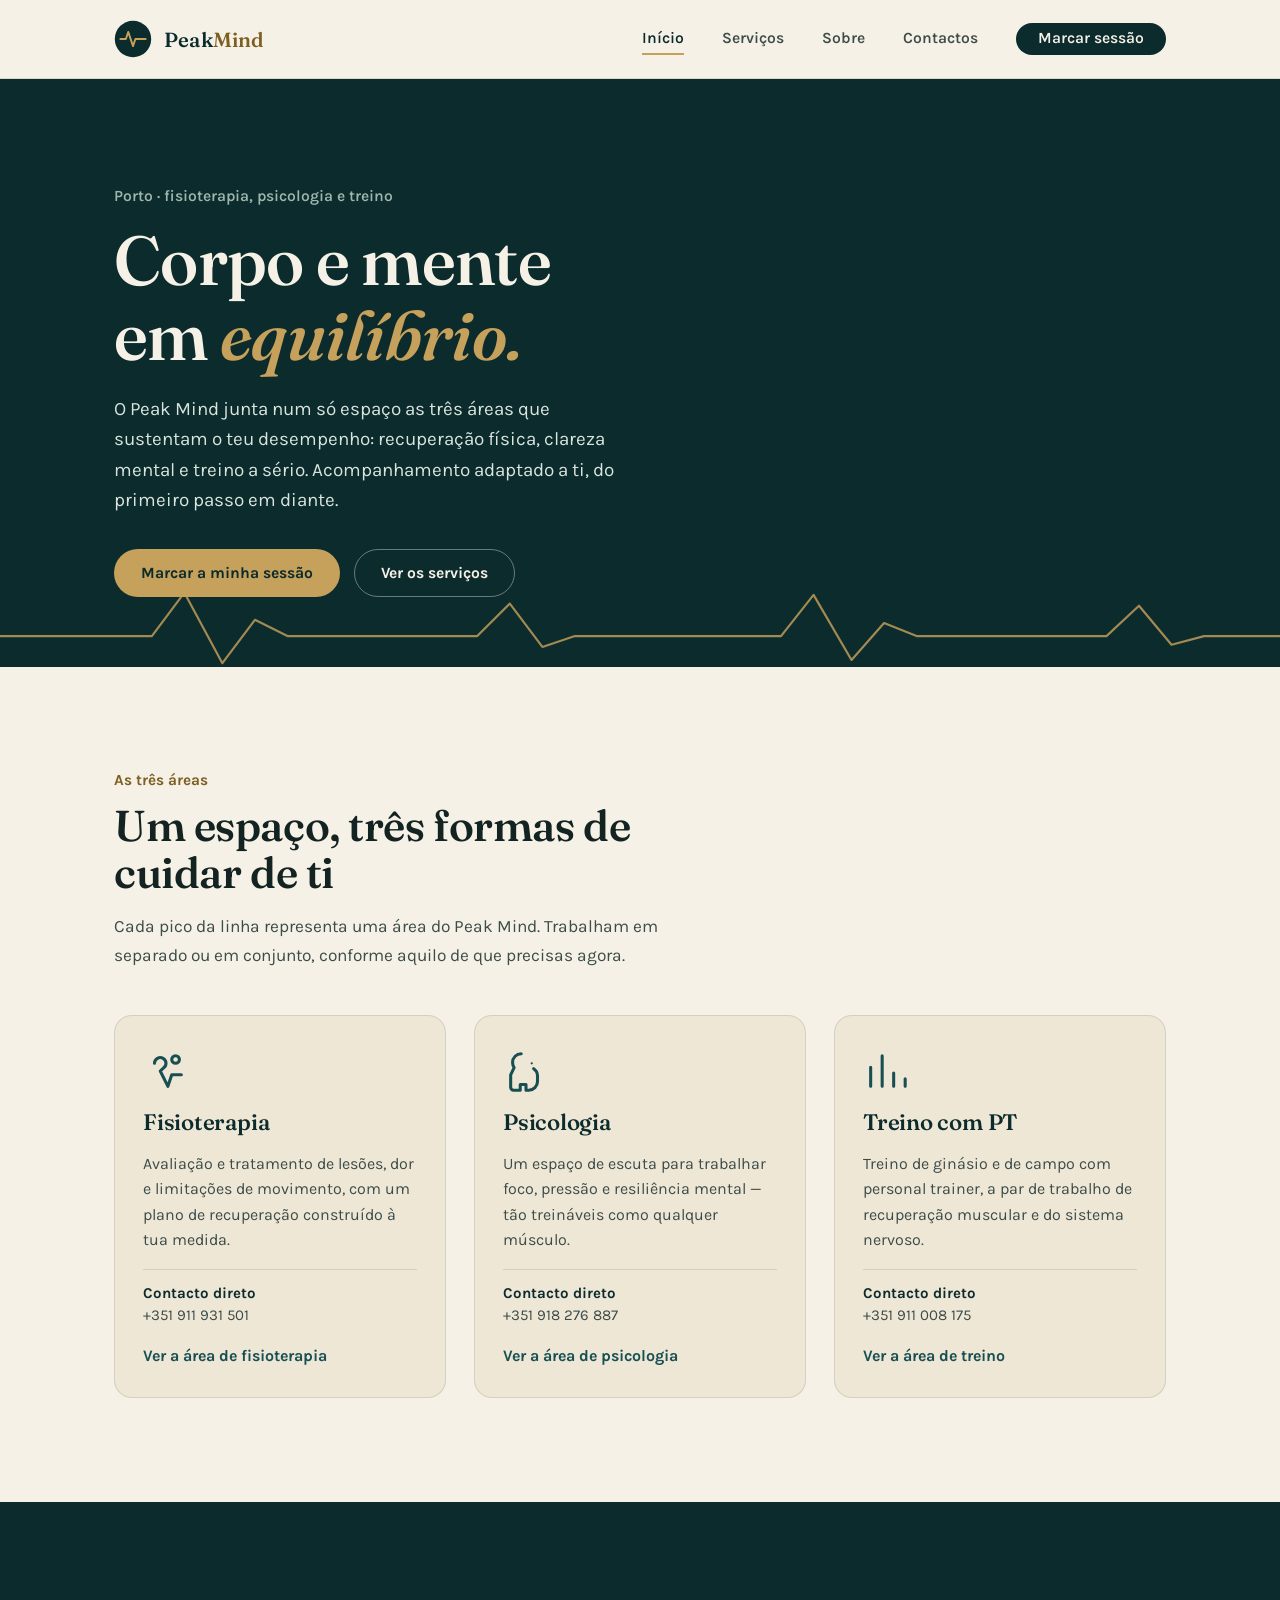
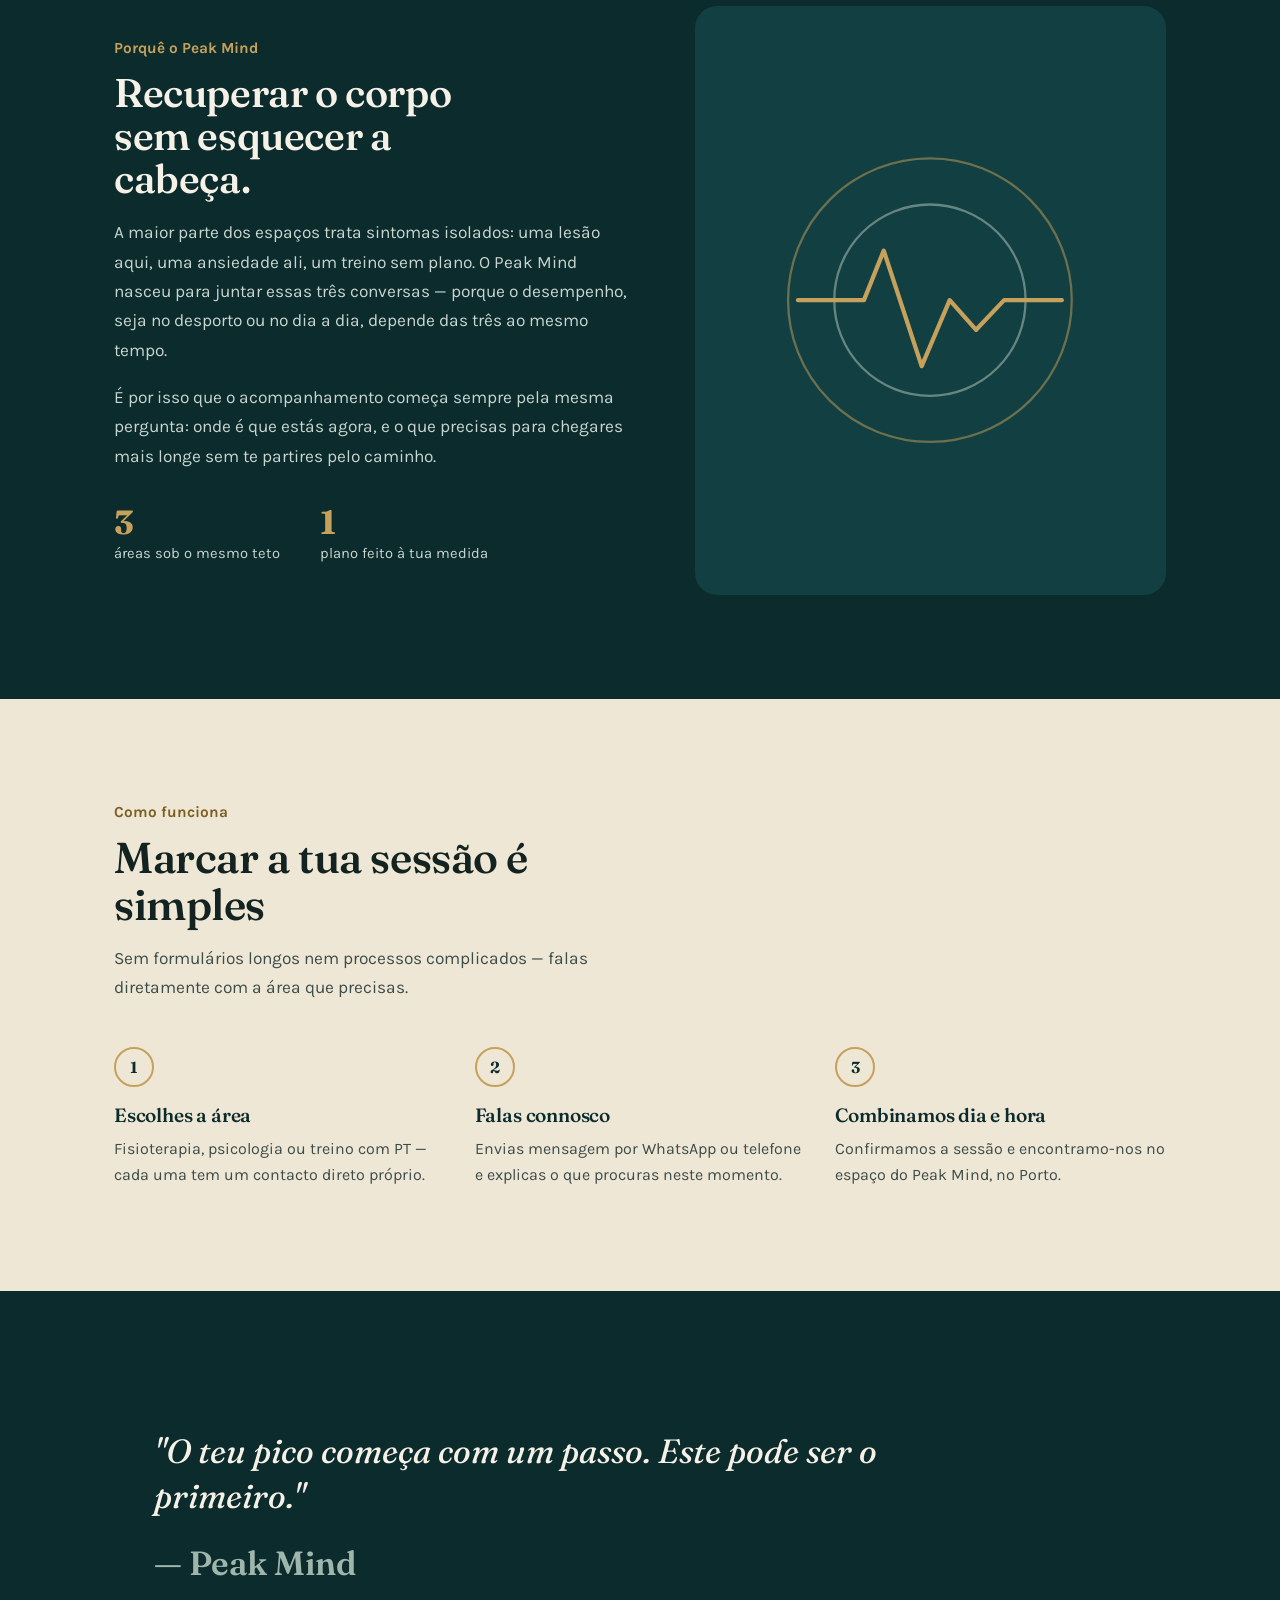
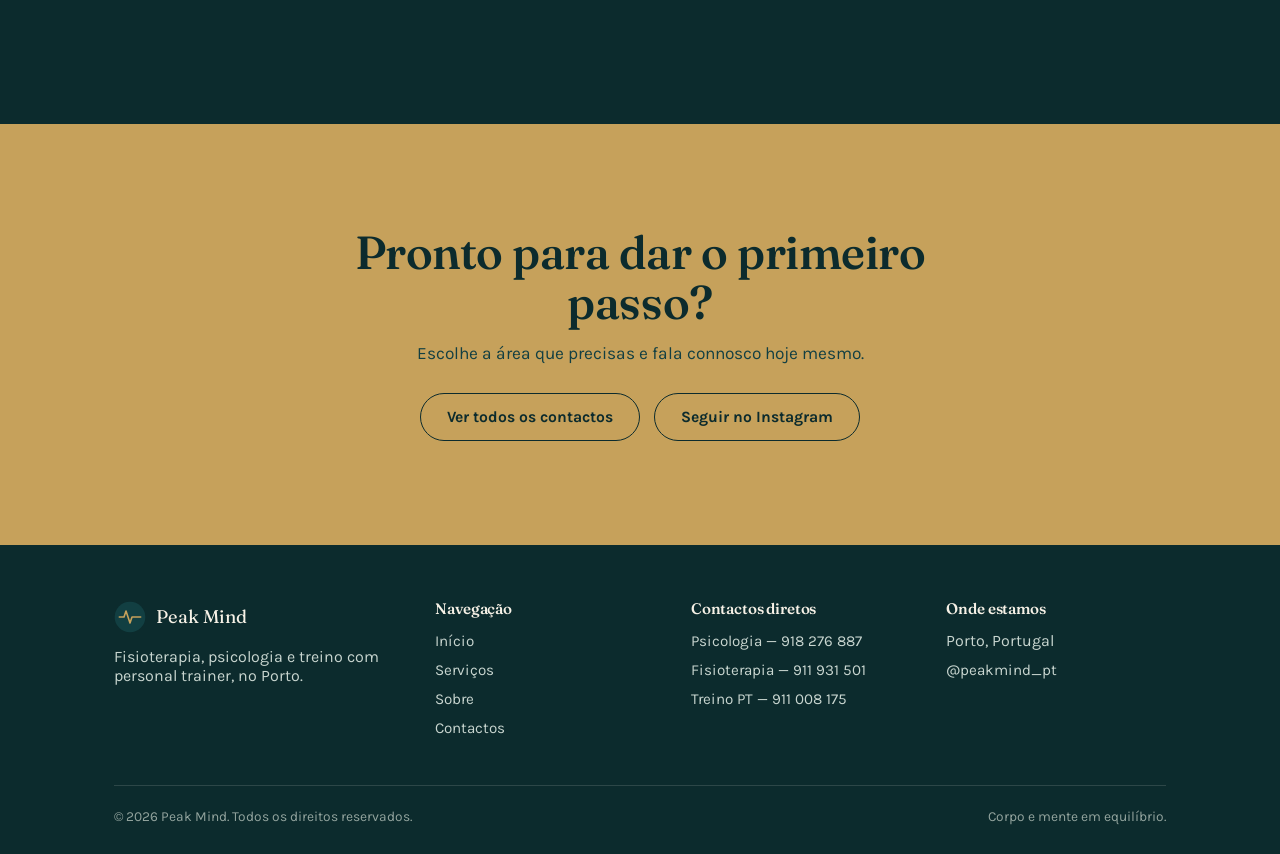
<file: index.html>
<!DOCTYPE html>
<html lang="pt-PT">
<head>
<meta charset="UTF-8">
<meta name="viewport" content="width=device-width, initial-scale=1.0">
<title>Peak Mind — Fisioterapia, Psicologia e Treino no Porto</title>
<meta name="description" content="Peak Mind é um espaço no Porto onde fisioterapia, psicologia e treino personalizado trabalham em conjunto para o teu equilíbrio entre corpo e mente.">
<link rel="stylesheet" href="styles.css">
</head>
<body>

<header class="topbar">
  <div class="wrap">
    <a href="index.html" class="brand">
      <svg class="brand-mark" viewBox="0 0 48 48" fill="none" xmlns="http://www.w3.org/2000/svg">
        <circle cx="24" cy="24" r="23" fill="#0c2b2d"/>
        <path d="M8 24H15L18 15L24 33L27 24H40" stroke="#c6a15b" stroke-width="2.4" stroke-linecap="round" stroke-linejoin="round" fill="none"/>
      </svg>
      <span class="brand-word">Peak<span>Mind</span></span>
    </a>
    <nav class="nav-links" id="navLinks">
      <a href="index.html" aria-current="page">Início</a>
      <a href="servicos.html">Serviços</a>
      <a href="sobre.html">Sobre</a>
      <a href="contactos.html">Contactos</a>
      <a href="contactos.html" class="nav-cta">Marcar sessão</a>
    </nav>
    <button class="nav-toggle" id="navToggle" aria-expanded="false" aria-controls="navLinks" aria-label="Abrir menu">
      <svg viewBox="0 0 24 24" fill="none" stroke="currentColor" stroke-width="2" stroke-linecap="round"><line x1="3" y1="6" x2="21" y2="6"/><line x1="3" y1="12" x2="21" y2="12"/><line x1="3" y1="18" x2="21" y2="18"/></svg>
    </button>
  </div>
</header>

<section class="hero">
  <div class="wrap">
    <span class="eyebrow">Porto · fisioterapia, psicologia e treino</span>
    <h1>Corpo e mente<br>em <em>equilíbrio.</em></h1>
    <p class="hero-lede">O Peak Mind junta num só espaço as três áreas que sustentam o teu desempenho: recuperação física, clareza mental e treino a sério. Acompanhamento adaptado a ti, do primeiro passo em diante.</p>
    <div class="hero-actions">
      <a href="contactos.html" class="btn btn-gold">Marcar a minha sessão</a>
      <a href="servicos.html" class="btn btn-outline">Ver os serviços</a>
    </div>
  </div>
  <svg class="pulse-hero" viewBox="0 0 1180 90" preserveAspectRatio="none" xmlns="http://www.w3.org/2000/svg" aria-hidden="true">
    <path class="pulse-line draw" d="M0 60 L140 60 L170 20 L205 85 L235 45 L265 60 L440 60 L470 30 L500 70 L530 60 L720 60 L750 22 L785 82 L815 48 L845 60 L1020 60 L1050 32 L1080 68 L1110 60 L1180 60"/>
  </svg>
</section>

<section class="areas">
  <div class="wrap">
    <div class="section-head">
      <span class="section-tag">As três áreas</span>
      <h2>Um espaço, três formas de cuidar de ti</h2>
      <p>Cada pico da linha representa uma área do Peak Mind. Trabalham em separado ou em conjunto, conforme aquilo de que precisas agora.</p>
    </div>

    <div class="area-grid">
      <article class="area-card">
        <svg class="icon" viewBox="0 0 24 24" fill="none" stroke="currentColor" stroke-width="1.6" stroke-linecap="round" stroke-linejoin="round"><path d="M6 8a3 3 0 1 1 4.5 2.6L9 12l4 8 2-6h5"/><circle cx="17" cy="6" r="2"/></svg>
        <h3>Fisioterapia</h3>
        <p>Avaliação e tratamento de lesões, dor e limitações de movimento, com um plano de recuperação construído à tua medida.</p>
        <div class="sub">
          <strong>Contacto direto</strong>
          +351 911 931 501
        </div>
        <a class="card-link" href="servicos.html#fisioterapia">Ver a área de fisioterapia</a>
      </article>

      <article class="area-card">
        <svg class="icon" viewBox="0 0 24 24" fill="none" stroke="currentColor" stroke-width="1.6" stroke-linecap="round" stroke-linejoin="round"><path d="M9.5 3a4.5 4.5 0 0 0-4.5 4.5c0 1 .3 1.9.8 2.7L4 14v6.5A1.5 1.5 0 0 0 5.5 22H9v-3h3v3h1.5a4.5 4.5 0 0 0 4.5-4.5v-3a4.5 4.5 0 0 0-2-3.7"/><circle cx="15" cy="8" r=".6" fill="currentColor" stroke="none"/></svg>
        <h3>Psicologia</h3>
        <p>Um espaço de escuta para trabalhar foco, pressão e resiliência mental — tão treináveis como qualquer músculo.</p>
        <div class="sub">
          <strong>Contacto direto</strong>
          +351 918 276 887
        </div>
        <a class="card-link" href="servicos.html#psicologia">Ver a área de psicologia</a>
      </article>

      <article class="area-card">
        <svg class="icon" viewBox="0 0 24 24" fill="none" stroke="currentColor" stroke-width="1.6" stroke-linecap="round" stroke-linejoin="round"><path d="M4 20V10M10 20V4M16 20v-7M22 20v-4"/></svg>
        <h3>Treino com PT</h3>
        <p>Treino de ginásio e de campo com personal trainer, a par de trabalho de recuperação muscular e do sistema nervoso.</p>
        <div class="sub">
          <strong>Contacto direto</strong>
          +351 911 008 175
        </div>
        <a class="card-link" href="servicos.html#treino">Ver a área de treino</a>
      </article>
    </div>
  </div>
</section>

<section class="on-teal">
  <div class="wrap split">
    <div>
      <span class="section-tag">Porquê o Peak Mind</span>
      <h2>Recuperar o corpo sem esquecer a cabeça.</h2>
      <p>A maior parte dos espaços trata sintomas isolados: uma lesão aqui, uma ansiedade ali, um treino sem plano. O Peak Mind nasceu para juntar essas três conversas — porque o desempenho, seja no desporto ou no dia a dia, depende das três ao mesmo tempo.</p>
      <p>É por isso que o acompanhamento começa sempre pela mesma pergunta: onde é que estás agora, e o que precisas para chegares mais longe sem te partires pelo caminho.</p>
      <div class="stat-row">
        <div class="stat"><b>3</b><span>áreas sob o mesmo teto</span></div>
        <div class="stat"><b>1</b><span>plano feito à tua medida</span></div>
      </div>
    </div>
    <div class="split-visual">
      <svg viewBox="0 0 200 200" fill="none" xmlns="http://www.w3.org/2000/svg">
        <circle cx="100" cy="100" r="86" stroke="#c6a15b" stroke-width="1.4" opacity="0.5"/>
        <circle cx="100" cy="100" r="58" stroke="#9fb6ac" stroke-width="1.4" opacity="0.6"/>
        <path d="M20 100H60L72 70L95 140L112 100L128 118L145 100H180" stroke="#c6a15b" stroke-width="2.6" stroke-linecap="round" stroke-linejoin="round"/>
      </svg>
    </div>
  </div>
</section>

<section class="steps">
  <div class="wrap">
    <div class="section-head">
      <span class="section-tag">Como funciona</span>
      <h2>Marcar a tua sessão é simples</h2>
      <p>Sem formulários longos nem processos complicados — falas diretamente com a área que precisas.</p>
    </div>
    <div class="step-list">
      <div class="step">
        <div class="mark">1</div>
        <h3>Escolhes a área</h3>
        <p>Fisioterapia, psicologia ou treino com PT — cada uma tem um contacto direto próprio.</p>
      </div>
      <div class="step">
        <div class="mark">2</div>
        <h3>Falas connosco</h3>
        <p>Envias mensagem por WhatsApp ou telefone e explicas o que procuras neste momento.</p>
      </div>
      <div class="step">
        <div class="mark">3</div>
        <h3>Combinamos dia e hora</h3>
        <p>Confirmamos a sessão e encontramo-nos no espaço do Peak Mind, no Porto.</p>
      </div>
    </div>
  </div>
</section>

<section class="quote">
  <div class="wrap">
    <blockquote>
      "O teu pico começa com um passo. Este pode ser o primeiro."
      <cite>— Peak Mind</cite>
    </blockquote>
  </div>
</section>

<section class="final-cta">
  <div class="wrap">
    <h2>Pronto para dar o primeiro passo?</h2>
    <p>Escolhe a área que precisas e fala connosco hoje mesmo.</p>
    <div class="hero-actions">
      <a href="contactos.html" class="btn btn-outline">Ver todos os contactos</a>
      <a href="https://www.instagram.com/peakmind_pt/" target="_blank" rel="noopener" class="btn btn-outline">Seguir no Instagram</a>
    </div>
  </div>
</section>

<footer id="site-footer">
  <div class="wrap">
    <div class="footer-top">
      <div>
        <div class="footer-brand">
          <svg class="brand-mark" viewBox="0 0 48 48" fill="none" xmlns="http://www.w3.org/2000/svg">
            <circle cx="24" cy="24" r="23" fill="#123f42"/>
            <path d="M8 24H15L18 15L24 33L27 24H40" stroke="#c6a15b" stroke-width="2.4" stroke-linecap="round" stroke-linejoin="round" fill="none"/>
          </svg>
          <span>Peak Mind</span>
        </div>
        <p>Fisioterapia, psicologia e treino com personal trainer, no Porto.</p>
      </div>
      <div class="footer-col">
        <h4>Navegação</h4>
        <ul>
          <li><a href="index.html">Início</a></li>
          <li><a href="servicos.html">Serviços</a></li>
          <li><a href="sobre.html">Sobre</a></li>
          <li><a href="contactos.html">Contactos</a></li>
        </ul>
      </div>
      <div class="footer-col">
        <h4>Contactos diretos</h4>
        <ul>
          <li><a href="https://wa.me/351918276887">Psicologia — 918 276 887</a></li>
          <li><a href="https://wa.me/351911931501">Fisioterapia — 911 931 501</a></li>
          <li><a href="https://wa.me/351911008175">Treino PT — 911 008 175</a></li>
        </ul>
      </div>
      <div class="footer-col">
        <h4>Onde estamos</h4>
        <ul>
          <li>Porto, Portugal</li>
          <li><a href="https://www.instagram.com/peakmind_pt/" target="_blank" rel="noopener">@peakmind_pt</a></li>
        </ul>
      </div>
    </div>
    <div class="footer-bottom">
      <span>© <span id="year"></span> Peak Mind. Todos os direitos reservados.</span>
      <span>Corpo e mente em equilíbrio.</span>
    </div>
  </div>
</footer>

<script src="script.js"></script>
</body>
</html>
</file>
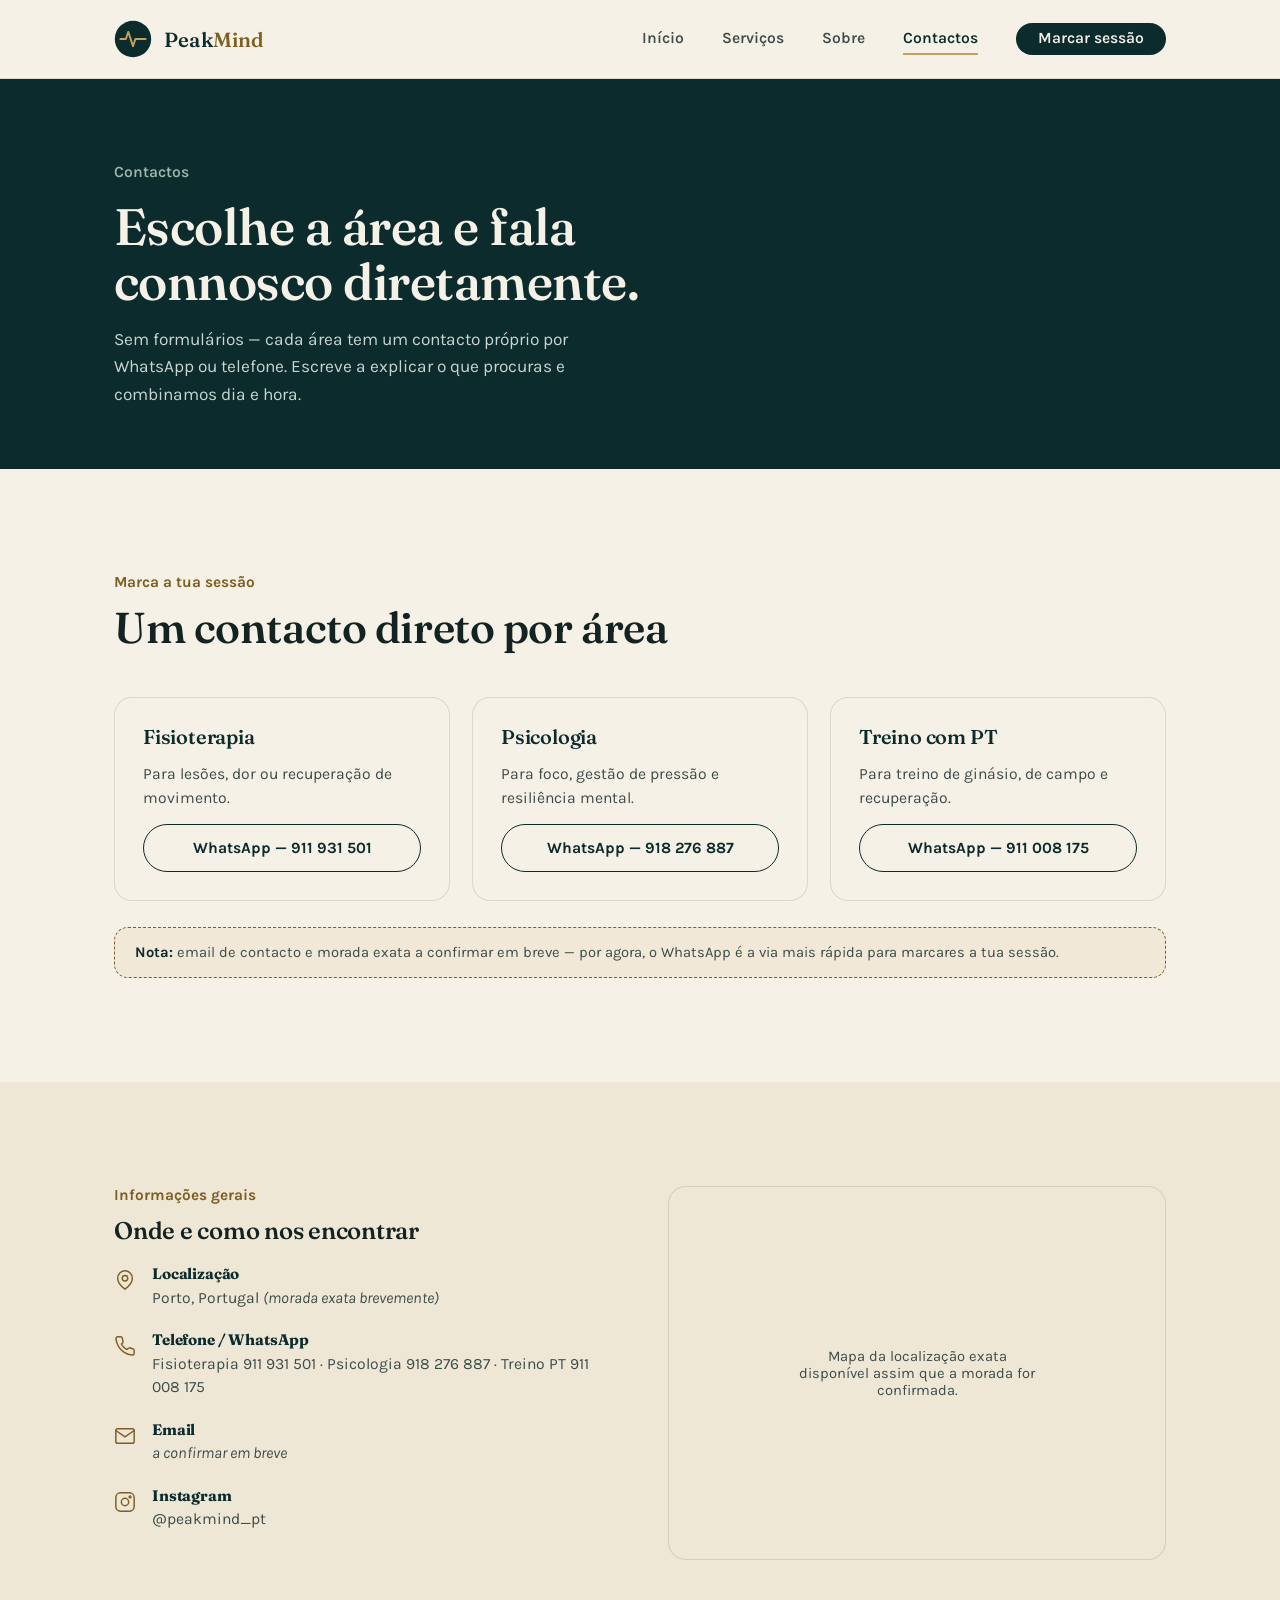
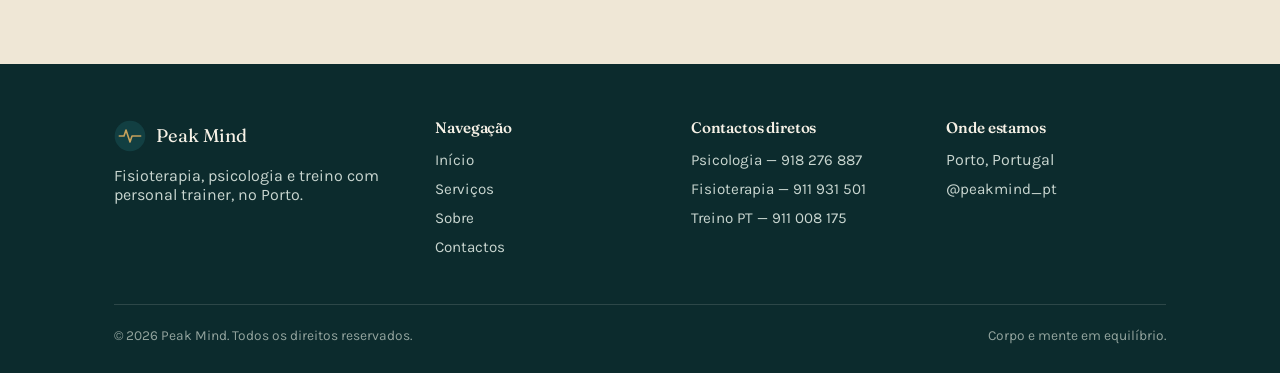
<file: contactos.html>
<!DOCTYPE html>
<html lang="pt-PT">
<head>
<meta charset="UTF-8">
<meta name="viewport" content="width=device-width, initial-scale=1.0">
<title>Contactos — Peak Mind</title>
<meta name="description" content="Marca a tua sessão de fisioterapia, psicologia ou treino no Peak Mind, Porto. Contacto direto por WhatsApp para cada área.">
<link rel="stylesheet" href="styles.css">
</head>
<body>

<header class="topbar">
  <div class="wrap">
    <a href="index.html" class="brand">
      <svg class="brand-mark" viewBox="0 0 48 48" fill="none" xmlns="http://www.w3.org/2000/svg">
        <circle cx="24" cy="24" r="23" fill="#0c2b2d"/>
        <path d="M8 24H15L18 15L24 33L27 24H40" stroke="#c6a15b" stroke-width="2.4" stroke-linecap="round" stroke-linejoin="round" fill="none"/>
      </svg>
      <span class="brand-word">Peak<span>Mind</span></span>
    </a>
    <nav class="nav-links" id="navLinks">
      <a href="index.html">Início</a>
      <a href="servicos.html">Serviços</a>
      <a href="sobre.html">Sobre</a>
      <a href="contactos.html" aria-current="page">Contactos</a>
      <a href="contactos.html" class="nav-cta">Marcar sessão</a>
    </nav>
    <button class="nav-toggle" id="navToggle" aria-expanded="false" aria-controls="navLinks" aria-label="Abrir menu">
      <svg viewBox="0 0 24 24" fill="none" stroke="currentColor" stroke-width="2" stroke-linecap="round"><line x1="3" y1="6" x2="21" y2="6"/><line x1="3" y1="12" x2="21" y2="12"/><line x1="3" y1="18" x2="21" y2="18"/></svg>
    </button>
  </div>
</header>

<section class="page-hero">
  <div class="wrap">
    <span class="eyebrow">Contactos</span>
    <h1>Escolhe a área e fala connosco diretamente.</h1>
    <p>Sem formulários — cada área tem um contacto próprio por WhatsApp ou telefone. Escreve a explicar o que procuras e combinamos dia e hora.</p>
  </div>
</section>

<section>
  <div class="wrap">
    <div class="section-head">
      <span class="section-tag">Marca a tua sessão</span>
      <h2>Um contacto direto por área</h2>
    </div>
    <div class="contact-grid">
      <div class="contact-card">
        <h3>Fisioterapia</h3>
        <p>Para lesões, dor ou recuperação de movimento.</p>
        <a href="https://wa.me/351911931501" target="_blank" rel="noopener" class="btn btn-outline-dark">WhatsApp — 911 931 501</a>
      </div>
      <div class="contact-card">
        <h3>Psicologia</h3>
        <p>Para foco, gestão de pressão e resiliência mental.</p>
        <a href="https://wa.me/351918276887" target="_blank" rel="noopener" class="btn btn-outline-dark">WhatsApp — 918 276 887</a>
      </div>
      <div class="contact-card">
        <h3>Treino com PT</h3>
        <p>Para treino de ginásio, de campo e recuperação.</p>
        <a href="https://wa.me/351911008175" target="_blank" rel="noopener" class="btn btn-outline-dark">WhatsApp — 911 008 175</a>
      </div>
    </div>

    <div class="notice">
      <strong>Nota:</strong> email de contacto e morada exata a confirmar em breve — por agora, o WhatsApp é a via mais rápida para marcares a tua sessão.
    </div>
  </div>
</section>

<section class="steps">
  <div class="wrap contact-layout">
    <div>
      <span class="section-tag">Informações gerais</span>
      <h2>Onde e como nos encontrar</h2>
      <div class="info-list">
        <div class="info-item">
          <svg class="icon" viewBox="0 0 24 24" fill="none" stroke="currentColor" stroke-width="1.6" stroke-linecap="round" stroke-linejoin="round"><path d="M20 10c0 6-8 12-8 12S4 16 4 10a8 8 0 0 1 16 0Z"/><circle cx="12" cy="10" r="3"/></svg>
          <div>
            <h4>Localização</h4>
            <p>Porto, Portugal <em>(morada exata brevemente)</em></p>
          </div>
        </div>
        <div class="info-item">
          <svg class="icon" viewBox="0 0 24 24" fill="none" stroke="currentColor" stroke-width="1.6" stroke-linecap="round" stroke-linejoin="round"><path d="M22 16.92v3a2 2 0 0 1-2.18 2 19.8 19.8 0 0 1-8.63-3.07 19.5 19.5 0 0 1-6-6 19.8 19.8 0 0 1-3.07-8.67A2 2 0 0 1 4.11 2h3a2 2 0 0 1 2 1.72c.13.96.36 1.9.7 2.81a2 2 0 0 1-.45 2.11L8.09 9.91a16 16 0 0 0 6 6l1.27-1.27a2 2 0 0 1 2.11-.45c.91.34 1.85.57 2.81.7A2 2 0 0 1 22 16.92Z"/></svg>
          <div>
            <h4>Telefone / WhatsApp</h4>
            <p>Fisioterapia 911 931 501 · Psicologia 918 276 887 · Treino PT 911 008 175</p>
          </div>
        </div>
        <div class="info-item">
          <svg class="icon" viewBox="0 0 24 24" fill="none" stroke="currentColor" stroke-width="1.6" stroke-linecap="round" stroke-linejoin="round"><rect x="2" y="4" width="20" height="16" rx="2"/><path d="m22 6-10 7L2 6"/></svg>
          <div>
            <h4>Email</h4>
            <p><em>a confirmar em breve</em></p>
          </div>
        </div>
        <div class="info-item">
          <svg class="icon" viewBox="0 0 24 24" fill="none" stroke="currentColor" stroke-width="1.6" stroke-linecap="round" stroke-linejoin="round"><rect x="2" y="2" width="20" height="20" rx="5"/><circle cx="12" cy="12" r="4"/><circle cx="17.5" cy="6.5" r="1"/></svg>
          <div>
            <h4>Instagram</h4>
            <p><a href="https://www.instagram.com/peakmind_pt/" target="_blank" rel="noopener">@peakmind_pt</a></p>
          </div>
        </div>
      </div>
    </div>
    <div class="map-frame">
      <p>Mapa da localização exata disponível assim que a morada for confirmada.</p>
    </div>
  </div>
</section>

<footer>
  <div class="wrap">
    <div class="footer-top">
      <div>
        <div class="footer-brand">
          <svg class="brand-mark" viewBox="0 0 48 48" fill="none" xmlns="http://www.w3.org/2000/svg">
            <circle cx="24" cy="24" r="23" fill="#123f42"/>
            <path d="M8 24H15L18 15L24 33L27 24H40" stroke="#c6a15b" stroke-width="2.4" stroke-linecap="round" stroke-linejoin="round" fill="none"/>
          </svg>
          <span>Peak Mind</span>
        </div>
        <p>Fisioterapia, psicologia e treino com personal trainer, no Porto.</p>
      </div>
      <div class="footer-col">
        <h4>Navegação</h4>
        <ul>
          <li><a href="index.html">Início</a></li>
          <li><a href="servicos.html">Serviços</a></li>
          <li><a href="sobre.html">Sobre</a></li>
          <li><a href="contactos.html">Contactos</a></li>
        </ul>
      </div>
      <div class="footer-col">
        <h4>Contactos diretos</h4>
        <ul>
          <li><a href="https://wa.me/351918276887">Psicologia — 918 276 887</a></li>
          <li><a href="https://wa.me/351911931501">Fisioterapia — 911 931 501</a></li>
          <li><a href="https://wa.me/351911008175">Treino PT — 911 008 175</a></li>
        </ul>
      </div>
      <div class="footer-col">
        <h4>Onde estamos</h4>
        <ul>
          <li>Porto, Portugal</li>
          <li><a href="https://www.instagram.com/peakmind_pt/" target="_blank" rel="noopener">@peakmind_pt</a></li>
        </ul>
      </div>
    </div>
    <div class="footer-bottom">
      <span>© <span id="year"></span> Peak Mind. Todos os direitos reservados.</span>
      <span>Corpo e mente em equilíbrio.</span>
    </div>
  </div>
</footer>

<script src="script.js"></script>
</body>
</html>
</file>
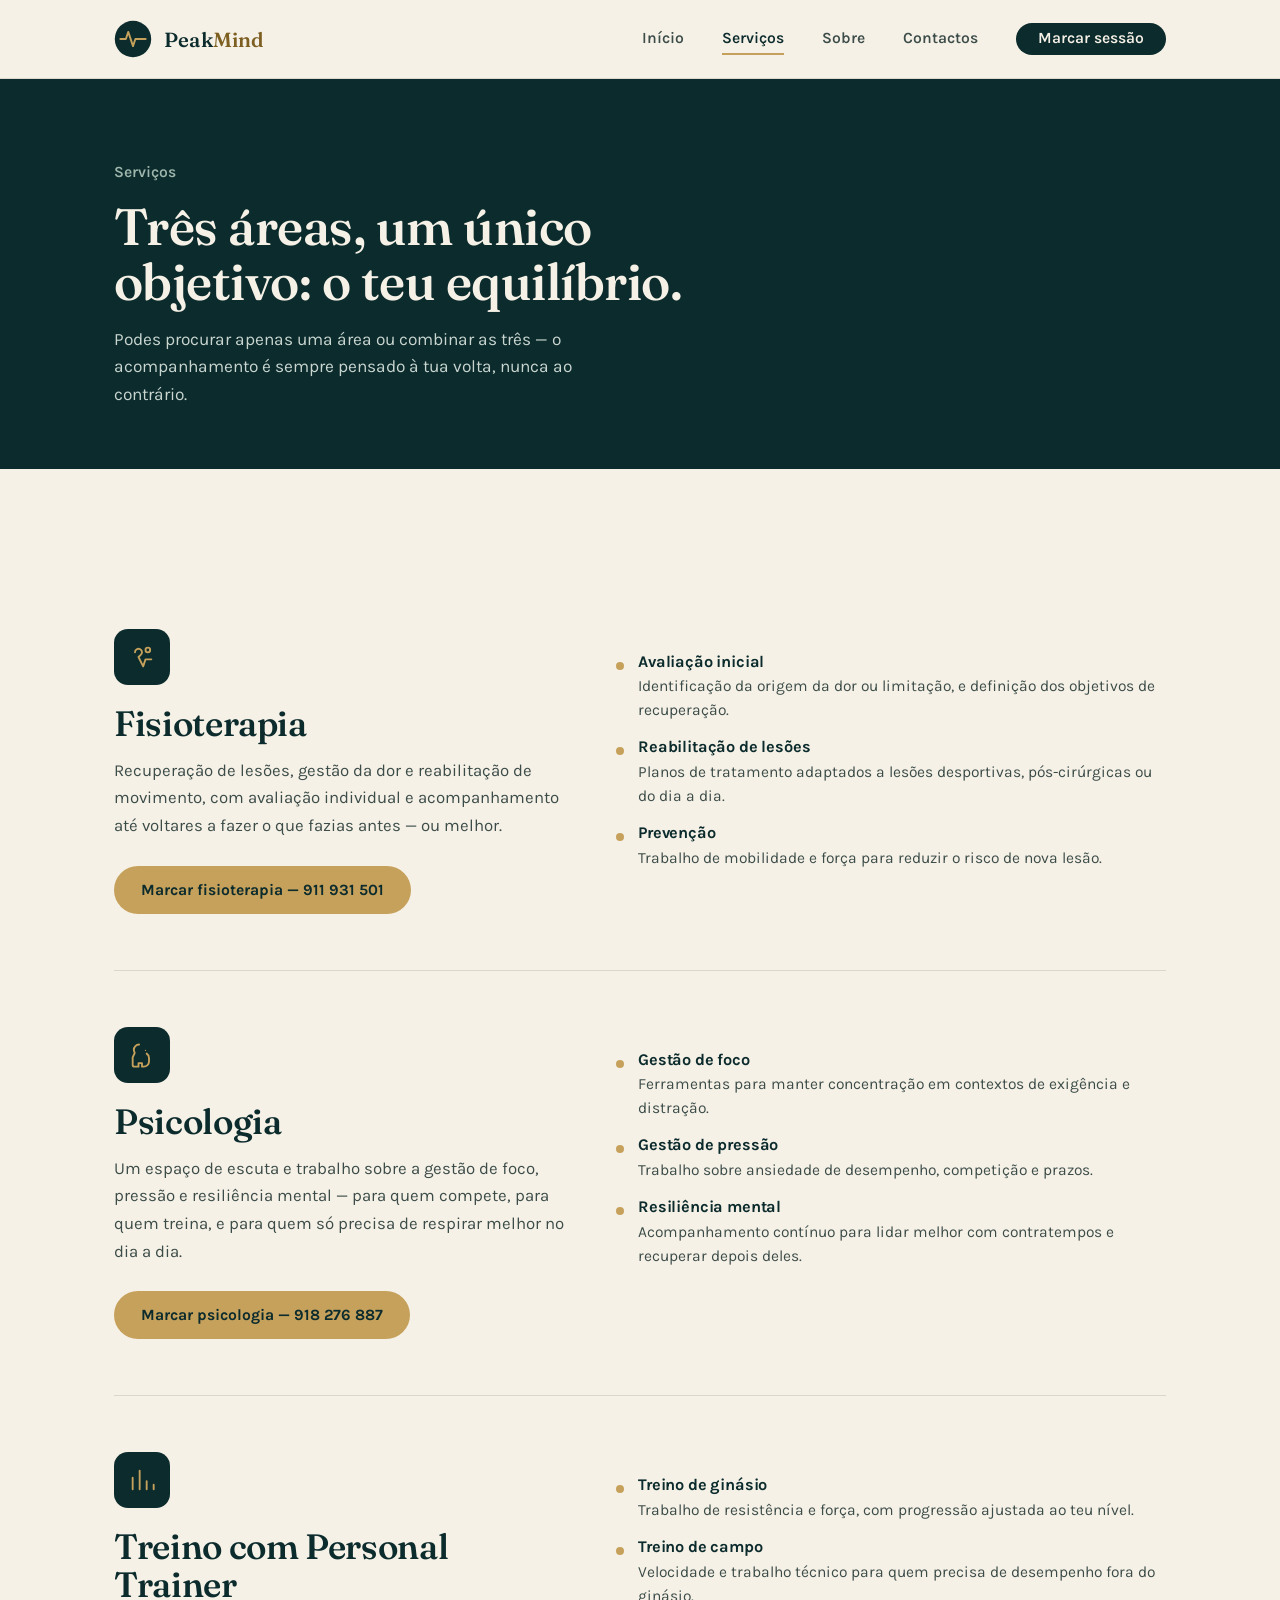
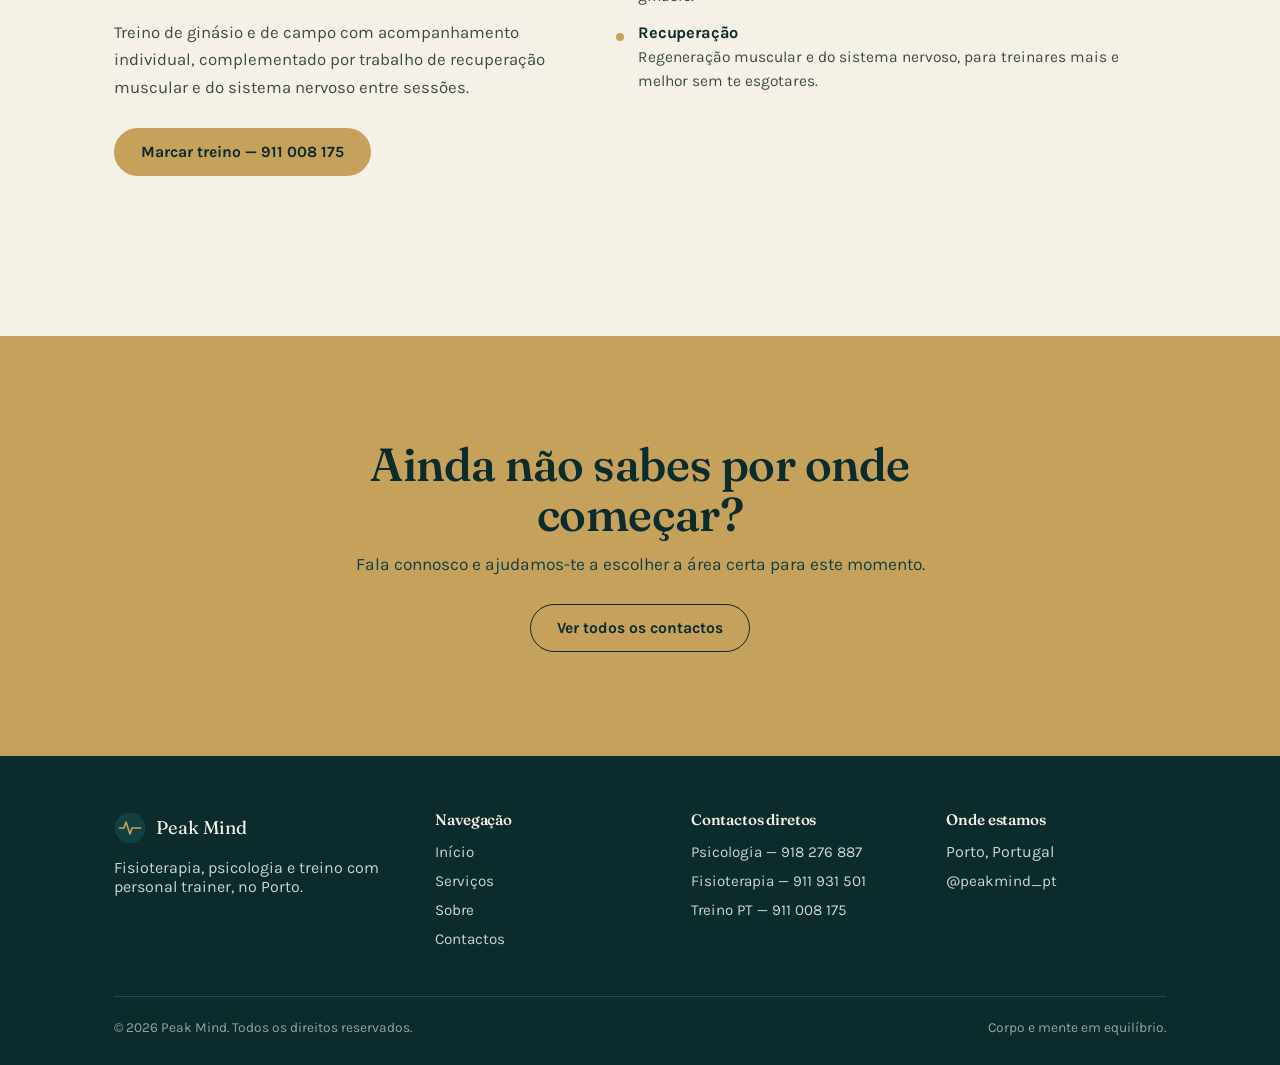
<file: servicos.html>
<!DOCTYPE html>
<html lang="pt-PT">
<head>
<meta charset="UTF-8">
<meta name="viewport" content="width=device-width, initial-scale=1.0">
<title>Serviços — Peak Mind</title>
<meta name="description" content="Fisioterapia, psicologia e treino com personal trainer no Peak Mind, Porto. Conhece cada área e marca a tua sessão diretamente.">
<link rel="stylesheet" href="styles.css">
</head>
<body>

<header class="topbar">
  <div class="wrap">
    <a href="index.html" class="brand">
      <svg class="brand-mark" viewBox="0 0 48 48" fill="none" xmlns="http://www.w3.org/2000/svg">
        <circle cx="24" cy="24" r="23" fill="#0c2b2d"/>
        <path d="M8 24H15L18 15L24 33L27 24H40" stroke="#c6a15b" stroke-width="2.4" stroke-linecap="round" stroke-linejoin="round" fill="none"/>
      </svg>
      <span class="brand-word">Peak<span>Mind</span></span>
    </a>
    <nav class="nav-links" id="navLinks">
      <a href="index.html">Início</a>
      <a href="servicos.html" aria-current="page">Serviços</a>
      <a href="sobre.html">Sobre</a>
      <a href="contactos.html">Contactos</a>
      <a href="contactos.html" class="nav-cta">Marcar sessão</a>
    </nav>
    <button class="nav-toggle" id="navToggle" aria-expanded="false" aria-controls="navLinks" aria-label="Abrir menu">
      <svg viewBox="0 0 24 24" fill="none" stroke="currentColor" stroke-width="2" stroke-linecap="round"><line x1="3" y1="6" x2="21" y2="6"/><line x1="3" y1="12" x2="21" y2="12"/><line x1="3" y1="18" x2="21" y2="18"/></svg>
    </button>
  </div>
</header>

<section class="page-hero">
  <div class="wrap">
    <span class="eyebrow">Serviços</span>
    <h1>Três áreas, um único objetivo: o teu equilíbrio.</h1>
    <p>Podes procurar apenas uma área ou combinar as três — o acompanhamento é sempre pensado à tua volta, nunca ao contrário.</p>
  </div>
</section>

<section>
  <div class="wrap">

    <article class="service-block" id="fisioterapia">
      <div>
        <div class="icon-badge">
          <svg viewBox="0 0 24 24" fill="none" stroke="currentColor" stroke-width="1.6" stroke-linecap="round" stroke-linejoin="round"><path d="M6 8a3 3 0 1 1 4.5 2.6L9 12l4 8 2-6h5"/><circle cx="17" cy="6" r="2"/></svg>
        </div>
        <h2>Fisioterapia</h2>
        <p class="lede">Recuperação de lesões, gestão da dor e reabilitação de movimento, com avaliação individual e acompanhamento até voltares a fazer o que fazias antes — ou melhor.</p>
        <a href="https://wa.me/351911931501" target="_blank" rel="noopener" class="btn btn-gold">Marcar fisioterapia — 911 931 501</a>
      </div>
      <div class="sub-list">
        <div class="sub-item">
          <span class="dot"></span>
          <div>
            <h4>Avaliação inicial</h4>
            <p>Identificação da origem da dor ou limitação, e definição dos objetivos de recuperação.</p>
          </div>
        </div>
        <div class="sub-item">
          <span class="dot"></span>
          <div>
            <h4>Reabilitação de lesões</h4>
            <p>Planos de tratamento adaptados a lesões desportivas, pós-cirúrgicas ou do dia a dia.</p>
          </div>
        </div>
        <div class="sub-item">
          <span class="dot"></span>
          <div>
            <h4>Prevenção</h4>
            <p>Trabalho de mobilidade e força para reduzir o risco de nova lesão.</p>
          </div>
        </div>
      </div>
    </article>

    <article class="service-block" id="psicologia">
      <div>
        <div class="icon-badge">
          <svg viewBox="0 0 24 24" fill="none" stroke="currentColor" stroke-width="1.6" stroke-linecap="round" stroke-linejoin="round"><path d="M9.5 3a4.5 4.5 0 0 0-4.5 4.5c0 1 .3 1.9.8 2.7L4 14v6.5A1.5 1.5 0 0 0 5.5 22H9v-3h3v3h1.5a4.5 4.5 0 0 0 4.5-4.5v-3a4.5 4.5 0 0 0-2-3.7"/><circle cx="15" cy="8" r=".6" fill="currentColor" stroke="none"/></svg>
        </div>
        <h2>Psicologia</h2>
        <p class="lede">Um espaço de escuta e trabalho sobre a gestão de foco, pressão e resiliência mental — para quem compete, para quem treina, e para quem só precisa de respirar melhor no dia a dia.</p>
        <a href="https://wa.me/351918276887" target="_blank" rel="noopener" class="btn btn-gold">Marcar psicologia — 918 276 887</a>
      </div>
      <div class="sub-list">
        <div class="sub-item">
          <span class="dot"></span>
          <div>
            <h4>Gestão de foco</h4>
            <p>Ferramentas para manter concentração em contextos de exigência e distração.</p>
          </div>
        </div>
        <div class="sub-item">
          <span class="dot"></span>
          <div>
            <h4>Gestão de pressão</h4>
            <p>Trabalho sobre ansiedade de desempenho, competição e prazos.</p>
          </div>
        </div>
        <div class="sub-item">
          <span class="dot"></span>
          <div>
            <h4>Resiliência mental</h4>
            <p>Acompanhamento contínuo para lidar melhor com contratempos e recuperar depois deles.</p>
          </div>
        </div>
      </div>
    </article>

    <article class="service-block" id="treino">
      <div>
        <div class="icon-badge">
          <svg viewBox="0 0 24 24" fill="none" stroke="currentColor" stroke-width="1.6" stroke-linecap="round" stroke-linejoin="round"><path d="M4 20V10M10 20V4M16 20v-7M22 20v-4"/></svg>
        </div>
        <h2>Treino com Personal Trainer</h2>
        <p class="lede">Treino de ginásio e de campo com acompanhamento individual, complementado por trabalho de recuperação muscular e do sistema nervoso entre sessões.</p>
        <a href="https://wa.me/351911008175" target="_blank" rel="noopener" class="btn btn-gold">Marcar treino — 911 008 175</a>
      </div>
      <div class="sub-list">
        <div class="sub-item">
          <span class="dot"></span>
          <div>
            <h4>Treino de ginásio</h4>
            <p>Trabalho de resistência e força, com progressão ajustada ao teu nível.</p>
          </div>
        </div>
        <div class="sub-item">
          <span class="dot"></span>
          <div>
            <h4>Treino de campo</h4>
            <p>Velocidade e trabalho técnico para quem precisa de desempenho fora do ginásio.</p>
          </div>
        </div>
        <div class="sub-item">
          <span class="dot"></span>
          <div>
            <h4>Recuperação</h4>
            <p>Regeneração muscular e do sistema nervoso, para treinares mais e melhor sem te esgotares.</p>
          </div>
        </div>
      </div>
    </article>

  </div>
</section>

<section class="final-cta">
  <div class="wrap">
    <h2>Ainda não sabes por onde começar?</h2>
    <p>Fala connosco e ajudamos-te a escolher a área certa para este momento.</p>
    <div class="hero-actions">
      <a href="contactos.html" class="btn btn-outline">Ver todos os contactos</a>
    </div>
  </div>
</section>

<footer>
  <div class="wrap">
    <div class="footer-top">
      <div>
        <div class="footer-brand">
          <svg class="brand-mark" viewBox="0 0 48 48" fill="none" xmlns="http://www.w3.org/2000/svg">
            <circle cx="24" cy="24" r="23" fill="#123f42"/>
            <path d="M8 24H15L18 15L24 33L27 24H40" stroke="#c6a15b" stroke-width="2.4" stroke-linecap="round" stroke-linejoin="round" fill="none"/>
          </svg>
          <span>Peak Mind</span>
        </div>
        <p>Fisioterapia, psicologia e treino com personal trainer, no Porto.</p>
      </div>
      <div class="footer-col">
        <h4>Navegação</h4>
        <ul>
          <li><a href="index.html">Início</a></li>
          <li><a href="servicos.html">Serviços</a></li>
          <li><a href="sobre.html">Sobre</a></li>
          <li><a href="contactos.html">Contactos</a></li>
        </ul>
      </div>
      <div class="footer-col">
        <h4>Contactos diretos</h4>
        <ul>
          <li><a href="https://wa.me/351918276887">Psicologia — 918 276 887</a></li>
          <li><a href="https://wa.me/351911931501">Fisioterapia — 911 931 501</a></li>
          <li><a href="https://wa.me/351911008175">Treino PT — 911 008 175</a></li>
        </ul>
      </div>
      <div class="footer-col">
        <h4>Onde estamos</h4>
        <ul>
          <li>Porto, Portugal</li>
          <li><a href="https://www.instagram.com/peakmind_pt/" target="_blank" rel="noopener">@peakmind_pt</a></li>
        </ul>
      </div>
    </div>
    <div class="footer-bottom">
      <span>© <span id="year"></span> Peak Mind. Todos os direitos reservados.</span>
      <span>Corpo e mente em equilíbrio.</span>
    </div>
  </div>
</footer>

<script src="script.js"></script>
</body>
</html>
</file>
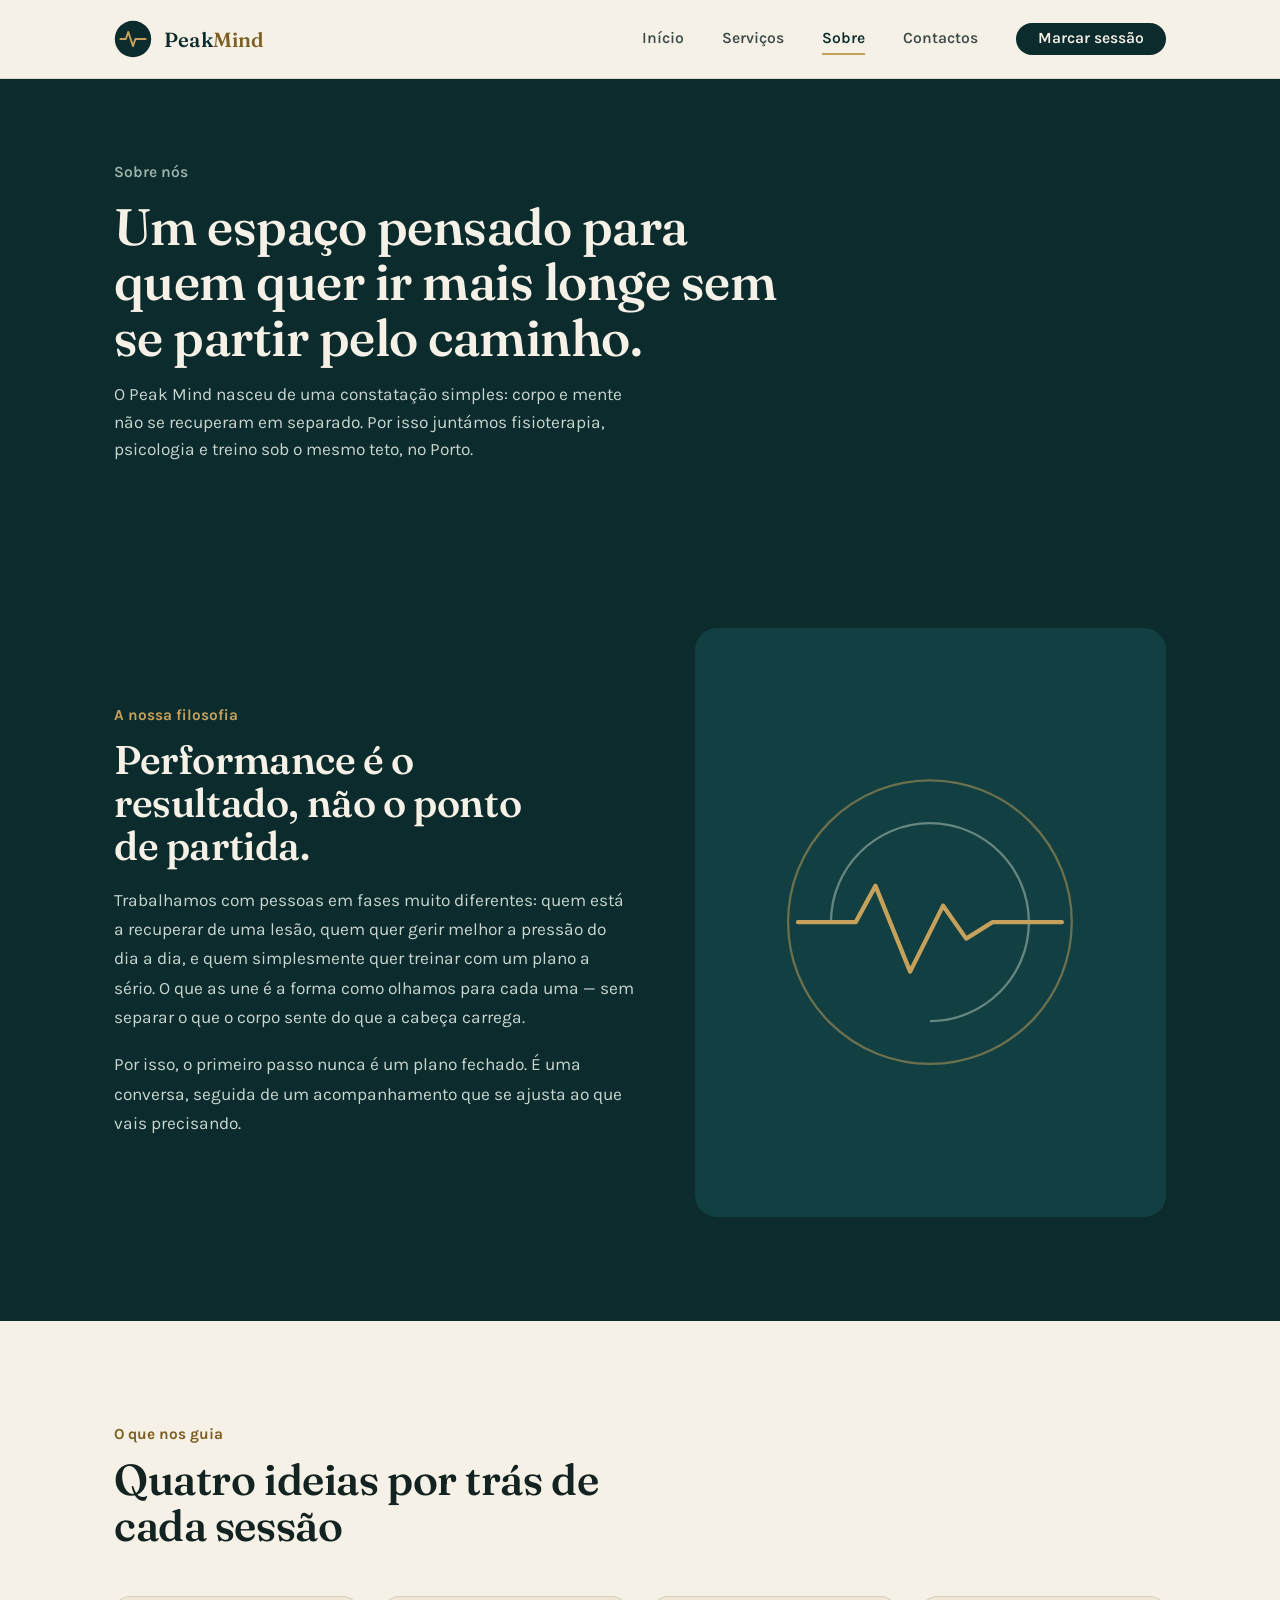
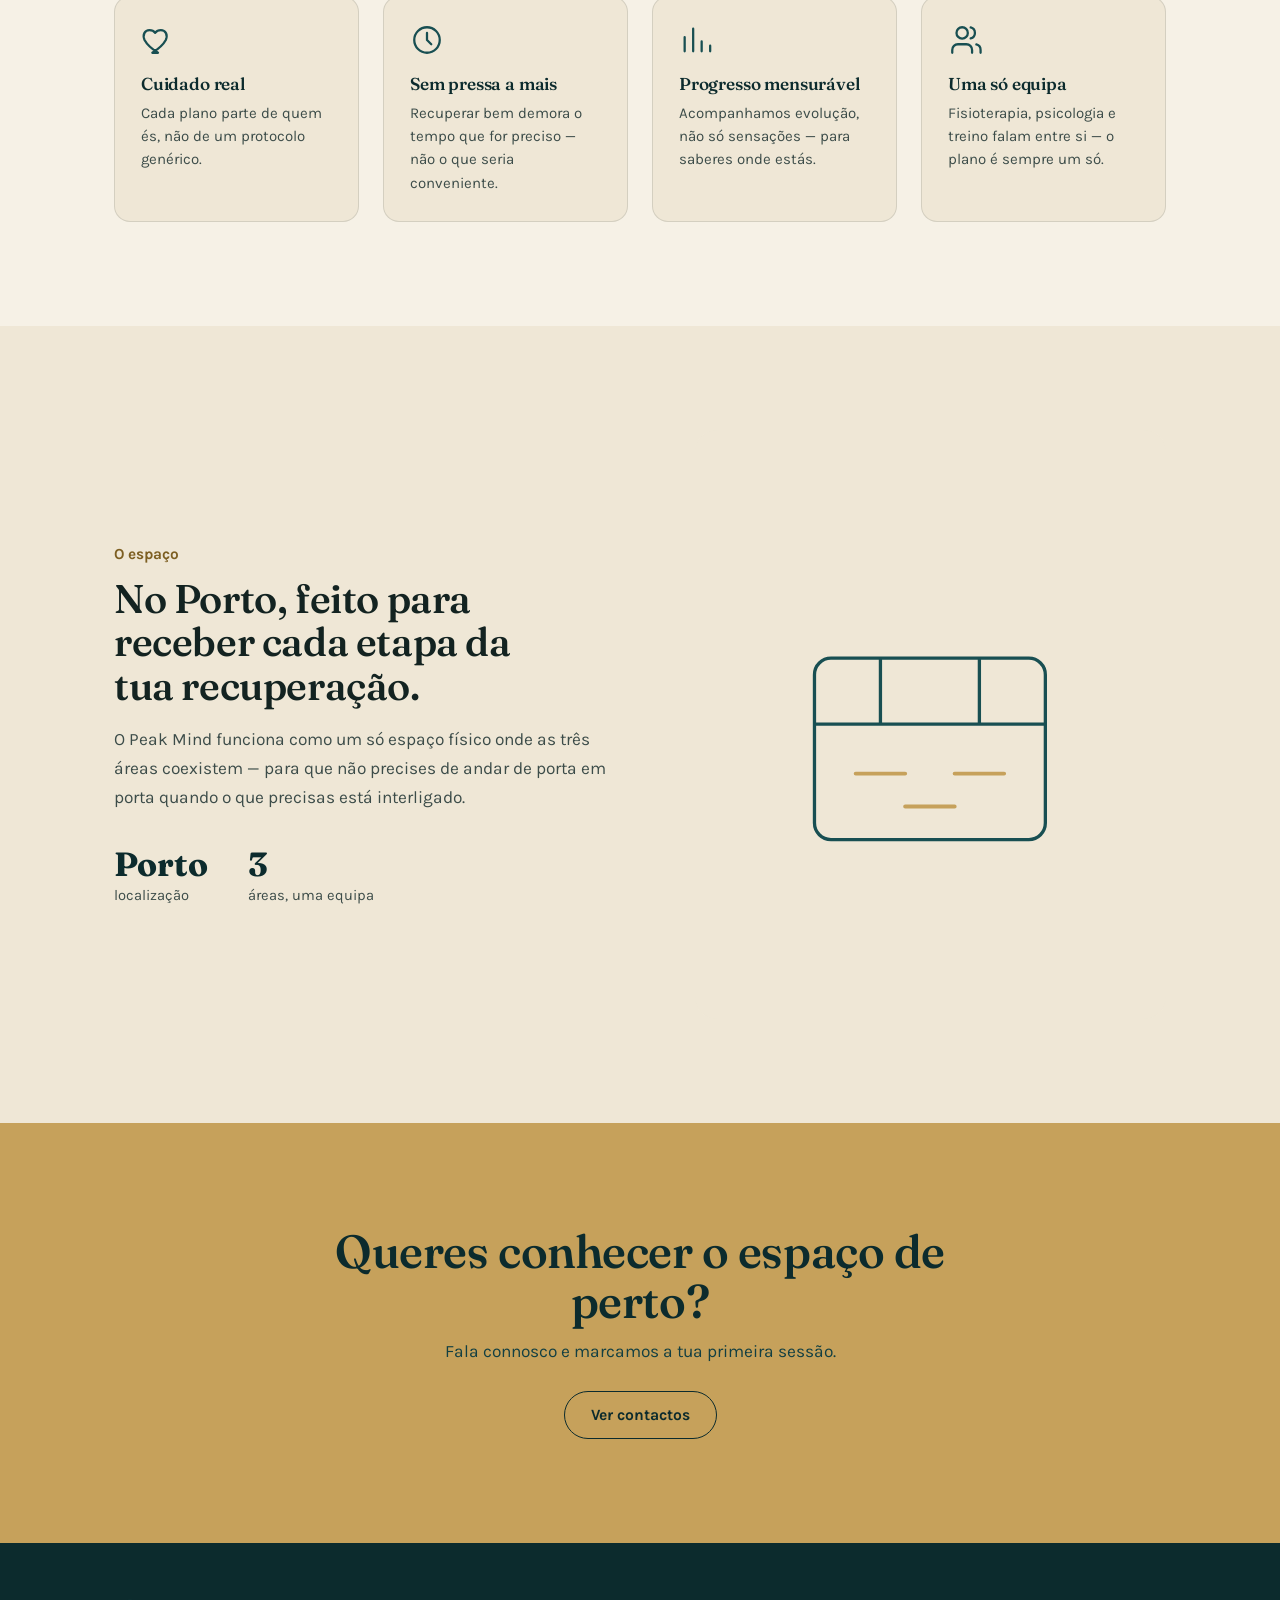
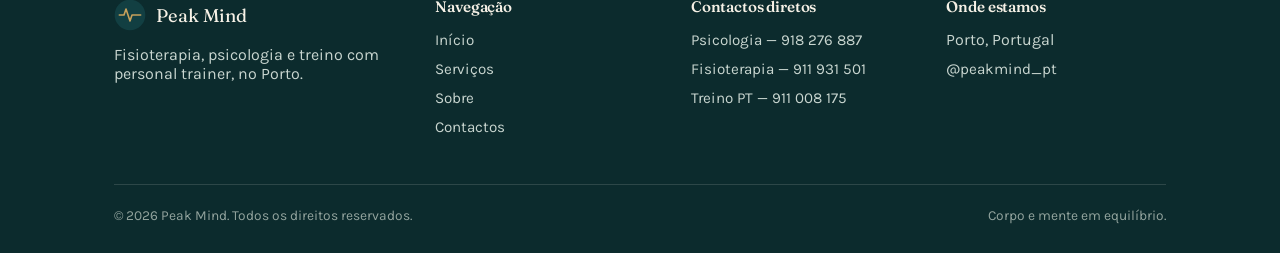
<file: sobre.html>
<!DOCTYPE html>
<html lang="pt-PT">
<head>
<meta charset="UTF-8">
<meta name="viewport" content="width=device-width, initial-scale=1.0">
<title>Sobre — Peak Mind</title>
<meta name="description" content="Conhece a filosofia do Peak Mind, o espaço no Porto onde fisioterapia, psicologia e treino trabalham em conjunto.">
<link rel="stylesheet" href="styles.css">
</head>
<body>

<header class="topbar">
  <div class="wrap">
    <a href="index.html" class="brand">
      <svg class="brand-mark" viewBox="0 0 48 48" fill="none" xmlns="http://www.w3.org/2000/svg">
        <circle cx="24" cy="24" r="23" fill="#0c2b2d"/>
        <path d="M8 24H15L18 15L24 33L27 24H40" stroke="#c6a15b" stroke-width="2.4" stroke-linecap="round" stroke-linejoin="round" fill="none"/>
      </svg>
      <span class="brand-word">Peak<span>Mind</span></span>
    </a>
    <nav class="nav-links" id="navLinks">
      <a href="index.html">Início</a>
      <a href="servicos.html">Serviços</a>
      <a href="sobre.html" aria-current="page">Sobre</a>
      <a href="contactos.html">Contactos</a>
      <a href="contactos.html" class="nav-cta">Marcar sessão</a>
    </nav>
    <button class="nav-toggle" id="navToggle" aria-expanded="false" aria-controls="navLinks" aria-label="Abrir menu">
      <svg viewBox="0 0 24 24" fill="none" stroke="currentColor" stroke-width="2" stroke-linecap="round"><line x1="3" y1="6" x2="21" y2="6"/><line x1="3" y1="12" x2="21" y2="12"/><line x1="3" y1="18" x2="21" y2="18"/></svg>
    </button>
  </div>
</header>

<section class="page-hero">
  <div class="wrap">
    <span class="eyebrow">Sobre nós</span>
    <h1>Um espaço pensado para quem quer ir mais longe sem se partir pelo caminho.</h1>
    <p>O Peak Mind nasceu de uma constatação simples: corpo e mente não se recuperam em separado. Por isso juntámos fisioterapia, psicologia e treino sob o mesmo teto, no Porto.</p>
  </div>
</section>

<section class="on-teal">
  <div class="wrap split">
    <div>
      <span class="section-tag">A nossa filosofia</span>
      <h2>Performance é o resultado, não o ponto de partida.</h2>
      <p>Trabalhamos com pessoas em fases muito diferentes: quem está a recuperar de uma lesão, quem quer gerir melhor a pressão do dia a dia, e quem simplesmente quer treinar com um plano a sério. O que as une é a forma como olhamos para cada uma — sem separar o que o corpo sente do que a cabeça carrega.</p>
      <p>Por isso, o primeiro passo nunca é um plano fechado. É uma conversa, seguida de um acompanhamento que se ajusta ao que vais precisando.</p>
    </div>
    <div class="split-visual">
      <svg viewBox="0 0 200 200" fill="none" xmlns="http://www.w3.org/2000/svg">
        <circle cx="100" cy="100" r="86" stroke="#c6a15b" stroke-width="1.4" opacity="0.5"/>
        <path d="M40 100c0-33 27-60 60-60s60 27 60 60-27 60-60 60" stroke="#9fb6ac" stroke-width="1.4" opacity="0.6"/>
        <path d="M20 100H55L67 78L88 130L108 90L122 110L138 100H180" stroke="#c6a15b" stroke-width="2.6" stroke-linecap="round" stroke-linejoin="round"/>
      </svg>
    </div>
  </div>
</section>

<section>
  <div class="wrap">
    <div class="section-head">
      <span class="section-tag">O que nos guia</span>
      <h2>Quatro ideias por trás de cada sessão</h2>
    </div>
    <div class="values-grid">
      <div class="value">
        <svg class="icon" viewBox="0 0 24 24" fill="none" stroke="currentColor" stroke-width="1.6" stroke-linecap="round" stroke-linejoin="round"><path d="M12 21s-7-4.35-9.5-9C.9 8.4 2.6 5 6 5c2 0 3.3 1 4 2 .7-1 2-2 4-2 3.4 0 5.1 3.4 3.5 7-2.5 4.65-9.5 9-9.5 9z"/></svg>
        <h3>Cuidado real</h3>
        <p>Cada plano parte de quem és, não de um protocolo genérico.</p>
      </div>
      <div class="value">
        <svg class="icon" viewBox="0 0 24 24" fill="none" stroke="currentColor" stroke-width="1.6" stroke-linecap="round" stroke-linejoin="round"><circle cx="12" cy="12" r="9"/><path d="M12 7v5l3 3"/></svg>
        <h3>Sem pressa a mais</h3>
        <p>Recuperar bem demora o tempo que for preciso — não o que seria conveniente.</p>
      </div>
      <div class="value">
        <svg class="icon" viewBox="0 0 24 24" fill="none" stroke="currentColor" stroke-width="1.6" stroke-linecap="round" stroke-linejoin="round"><path d="M4 20V10M10 20V4M16 20v-7M22 20v-4"/></svg>
        <h3>Progresso mensurável</h3>
        <p>Acompanhamos evolução, não só sensações — para saberes onde estás.</p>
      </div>
      <div class="value">
        <svg class="icon" viewBox="0 0 24 24" fill="none" stroke="currentColor" stroke-width="1.6" stroke-linecap="round" stroke-linejoin="round"><path d="M17 21v-2a4 4 0 0 0-4-4H7a4 4 0 0 0-4 4v2"/><circle cx="10" cy="7" r="4"/><path d="M23 21v-2a4 4 0 0 0-3-3.87"/><path d="M16 3.13a4 4 0 0 1 0 7.75"/></svg>
        <h3>Uma só equipa</h3>
        <p>Fisioterapia, psicologia e treino falam entre si — o plano é sempre um só.</p>
      </div>
    </div>
  </div>
</section>

<section class="steps">
  <div class="wrap split">
    <div>
      <span class="section-tag">O espaço</span>
      <h2>No Porto, feito para receber cada etapa da tua recuperação.</h2>
      <p>O Peak Mind funciona como um só espaço físico onde as três áreas coexistem — para que não precises de andar de porta em porta quando o que precisas está interligado.</p>
      <div class="stat-row">
        <div class="stat"><b>Porto</b><span>localização</span></div>
        <div class="stat"><b>3</b><span>áreas, uma equipa</span></div>
      </div>
    </div>
    <div class="split-visual" style="background:var(--cream-2);">
      <svg viewBox="0 0 200 200" fill="none" xmlns="http://www.w3.org/2000/svg">
        <rect x="30" y="60" width="140" height="110" rx="10" stroke="#184f52" stroke-width="2"/>
        <path d="M30 100h140" stroke="#184f52" stroke-width="2"/>
        <path d="M70 60v40M130 60v40" stroke="#184f52" stroke-width="2"/>
        <path d="M55 130h30M115 130h30M85 150h30" stroke="#c6a15b" stroke-width="2.4" stroke-linecap="round"/>
      </svg>
    </div>
  </div>
</section>

<section class="final-cta">
  <div class="wrap">
    <h2>Queres conhecer o espaço de perto?</h2>
    <p>Fala connosco e marcamos a tua primeira sessão.</p>
    <div class="hero-actions">
      <a href="contactos.html" class="btn btn-outline">Ver contactos</a>
    </div>
  </div>
</section>

<footer>
  <div class="wrap">
    <div class="footer-top">
      <div>
        <div class="footer-brand">
          <svg class="brand-mark" viewBox="0 0 48 48" fill="none" xmlns="http://www.w3.org/2000/svg">
            <circle cx="24" cy="24" r="23" fill="#123f42"/>
            <path d="M8 24H15L18 15L24 33L27 24H40" stroke="#c6a15b" stroke-width="2.4" stroke-linecap="round" stroke-linejoin="round" fill="none"/>
          </svg>
          <span>Peak Mind</span>
        </div>
        <p>Fisioterapia, psicologia e treino com personal trainer, no Porto.</p>
      </div>
      <div class="footer-col">
        <h4>Navegação</h4>
        <ul>
          <li><a href="index.html">Início</a></li>
          <li><a href="servicos.html">Serviços</a></li>
          <li><a href="sobre.html">Sobre</a></li>
          <li><a href="contactos.html">Contactos</a></li>
        </ul>
      </div>
      <div class="footer-col">
        <h4>Contactos diretos</h4>
        <ul>
          <li><a href="https://wa.me/351918276887">Psicologia — 918 276 887</a></li>
          <li><a href="https://wa.me/351911931501">Fisioterapia — 911 931 501</a></li>
          <li><a href="https://wa.me/351911008175">Treino PT — 911 008 175</a></li>
        </ul>
      </div>
      <div class="footer-col">
        <h4>Onde estamos</h4>
        <ul>
          <li>Porto, Portugal</li>
          <li><a href="https://www.instagram.com/peakmind_pt/" target="_blank" rel="noopener">@peakmind_pt</a></li>
        </ul>
      </div>
    </div>
    <div class="footer-bottom">
      <span>© <span id="year"></span> Peak Mind. Todos os direitos reservados.</span>
      <span>Corpo e mente em equilíbrio.</span>
    </div>
  </div>
</footer>

<script src="script.js"></script>
</body>
</html>
</file>
<file: styles.css>
/* =========================================================
   PEAK MIND — sistema de design
   Conceito: "a linha de pulso" — o waveform do logótipo
   estende-se pelo site e liga as três áreas (fisioterapia,
   psicologia, treino) como picos de uma mesma linha.
   ========================================================= */

@import url('https://fonts.googleapis.com/css2?family=Fraunces:opsz,wght@9..144,340;9..144,440;9..144,560;9..144,650&family=Karla:wght@400;500;600;700&display=swap');

:root{
  --teal-950:#0c2b2d;
  --teal-800:#123f42;
  --teal-700:#184f52;
  --teal-600:#1f6165;
  --sage:#9fb6ac;
  --gold:#c6a15b;
  --gold-dim:#a98950;
  --gold-text:#7d5f22; /* dourado escuro: texto/ícones sobre fundo creme (contraste 4.8+) */
  --cream:#f6f1e6;
  --cream-2:#efe7d6;
  --ink:#132321;
  --ink-soft:#3c4c49;
  --line:rgba(19,35,33,0.12);

  --serif:'Fraunces', 'Iowan Old Style', 'Georgia', serif;
  --sans:'Karla', 'Helvetica Neue', Arial, sans-serif;

  --max:1180px;
  --pad:clamp(20px, 5vw, 64px);
}

*,*::before,*::after{ box-sizing:border-box; }
html{ scroll-behavior:smooth; }
body{
  margin:0;
  font-family:var(--sans);
  color:var(--ink);
  background:var(--cream);
  -webkit-font-smoothing:antialiased;
}
img{ max-width:100%; display:block; }
a{ color:inherit; text-decoration:none; }
ul{ margin:0; padding:0; list-style:none; }
h1,h2,h3,h4{ font-family:var(--serif); font-weight:560; margin:0; line-height:1.08; letter-spacing:-0.01em; }
p{ margin:0; }

.wrap{ max-width:var(--max); margin-inline:auto; padding-inline:var(--pad); }

.visually-hidden{
  position:absolute; width:1px; height:1px; overflow:hidden;
  clip:rect(0 0 0 0); white-space:nowrap;
}

/* focus visibility */
a:focus-visible, button:focus-visible{
  outline:2px solid var(--gold);
  outline-offset:3px;
  border-radius:2px;
}

@media (prefers-reduced-motion: reduce){
  *{ animation-duration:0.001ms !important; animation-iteration-count:1 !important; transition-duration:0.001ms !important; scroll-behavior:auto !important; }
}

/* ---------- topbar ---------- */
.topbar{
  position:sticky; top:0; z-index:50;
  background:rgba(246,241,230,0.92);
  backdrop-filter:saturate(140%) blur(8px);
  border-bottom:1px solid var(--line);
}
.topbar .wrap{
  display:flex; align-items:center; justify-content:space-between;
  height:78px;
}
.brand{ display:flex; align-items:center; gap:12px; }
.brand-mark{ width:38px; height:38px; flex:none; }
.brand-word{
  font-family:var(--serif); font-weight:560; font-size:1.28rem;
  letter-spacing:0.01em; color:var(--teal-950);
}
.brand-word span{ color:var(--gold-text); }

.nav-links{
  display:flex; align-items:center; gap:38px;
}
.nav-links a{
  font-size:0.98rem; color:var(--ink-soft); font-weight:600;
  padding-block:6px; border-bottom:2px solid transparent;
  transition:color .18s ease, border-color .18s ease;
}
.nav-links a:hover, .nav-links a[aria-current="page"]{
  color:var(--teal-950); border-color:var(--gold);
}
.nav-cta{
  background:var(--teal-950); color:var(--cream) !important;
  padding:11px 22px; border-radius:999px; font-weight:700;
  font-size:0.92rem; white-space:nowrap;
  transition:background .18s ease, transform .18s ease;
}
.nav-cta:hover{ background:var(--teal-700); }

.nav-toggle{
  display:none; background:none; border:0; padding:8px; cursor:pointer;
}
.nav-toggle svg{ width:26px; height:26px; }

@media (max-width: 860px){
  .nav-links{
    position:fixed; inset:78px 0 auto 0; background:var(--cream);
    flex-direction:column; align-items:flex-start; gap:0;
    padding:8px var(--pad) 26px; border-bottom:1px solid var(--line);
    transform:translateY(-8px); opacity:0; pointer-events:none;
    transition:opacity .2s ease, transform .2s ease;
  }
  .nav-links.open{ opacity:1; transform:translateY(0); pointer-events:auto; }
  .nav-links a{ width:100%; padding:14px 0; border-bottom:1px solid var(--line); }
  .nav-links a:hover, .nav-links a[aria-current="page"]{ border-color:var(--line); }
  .nav-cta{ margin-top:14px; text-align:center; }
  .nav-toggle{ display:block; }
}

/* ---------- hero ---------- */
.hero{
  background:var(--teal-950); color:var(--cream);
  position:relative; overflow:hidden;
  padding-top:clamp(56px, 9vw, 108px);
  padding-bottom:clamp(40px, 7vw, 70px);
}
.hero .wrap{ position:relative; z-index:2; }
.eyebrow{
  color:var(--sage); font-weight:600; font-size:0.98rem;
  margin-bottom:18px; display:block;
}
.hero h1{
  font-size:clamp(2.4rem, 5.4vw, 4.4rem);
  max-width:14ch;
  color:var(--cream);
}
.hero h1 em{ font-style:italic; color:var(--gold); }
.hero-lede{
  font-size:1.18rem; color:#d9e4de; max-width:46ch; margin-top:22px;
  line-height:1.6;
}
.hero-actions{ display:flex; flex-wrap:wrap; gap:14px; margin-top:34px; }

.btn{
  display:inline-flex; align-items:center; gap:10px;
  padding:14px 26px; border-radius:999px; font-weight:700; font-size:0.98rem;
  cursor:pointer; border:1px solid transparent;
  transition:transform .16s ease, background .16s ease, border-color .16s ease;
}
.btn:hover{ transform:translateY(-1px); }
.btn-gold{ background:var(--gold); color:var(--teal-950); }
.btn-gold:hover{ background:#d4b06c; }
.btn-outline{ border-color:rgba(246,241,230,0.4); color:var(--cream); }
.btn-outline:hover{ border-color:var(--cream); }
.btn-outline-dark{ border-color:var(--teal-950); color:var(--teal-950); }
.btn-outline-dark:hover{ background:var(--teal-950); color:var(--cream); }

.pulse-hero{
  position:absolute; left:0; right:0; bottom:-2px; width:100%; height:auto;
  opacity:0.9;
}
.pulse-line{
  fill:none; stroke:var(--sage); stroke-width:2; stroke-linecap:round; stroke-linejoin:round;
  opacity:0.55;
}
.pulse-line.draw{
  stroke:var(--gold); opacity:0.9;
  stroke-dasharray:1400; stroke-dashoffset:1400;
  animation:draw 2.1s ease forwards 0.3s;
}
@keyframes draw{ to{ stroke-dashoffset:0; } }

/* ---------- sections ---------- */
section{ padding-block:clamp(56px, 9vw, 104px); }
.section-head{ max-width:56ch; margin-bottom:46px; }
.section-tag{ color:var(--gold-text); font-weight:700; font-size:0.96rem; display:block; margin-bottom:14px; }
.section-head h2{ font-size:clamp(1.9rem, 3.6vw, 2.7rem); }
.section-head p{ margin-top:16px; color:var(--ink-soft); font-size:1.08rem; line-height:1.65; }

.on-teal{ background:var(--teal-950); color:var(--cream); }
.on-teal .section-head p{ color:#c9d6d0; }
.on-teal .section-tag{ color:var(--gold); }
/* texto claro dentro das secções escuras (.split e .stat tinham cores de fundo claro) */
.on-teal .split h2{ color:var(--cream); }
.on-teal .split p{ color:#c9d6d0; }
.on-teal .stat b{ color:var(--gold); }
.on-teal .stat span{ color:#c9d6d0; }

/* ---------- three areas / pulse peaks ---------- */
.areas{ background:var(--cream); }
.pulse-map{ position:relative; margin-top:10px; }
.pulse-map svg{ width:100%; height:auto; display:block; }

.area-grid{
  display:grid; grid-template-columns:repeat(3, 1fr); gap:28px;
  margin-top:8px;
}
@media (max-width: 880px){ .area-grid{ grid-template-columns:1fr; gap:22px; } }

.area-card{
  background:var(--cream-2); border:1px solid var(--line); border-radius:18px;
  padding:32px 28px; display:flex; flex-direction:column; gap:16px;
  position:relative;
}
.area-card .icon{ width:46px; height:46px; color:var(--teal-700); }
.area-card h3{ font-size:1.4rem; color:var(--teal-950); }
.area-card p{ color:var(--ink-soft); line-height:1.6; }
.area-card .sub{
  margin-top:auto; padding-top:14px; border-top:1px solid var(--line);
  font-size:0.94rem; color:var(--ink-soft);
}
.area-card .sub strong{ color:var(--teal-950); display:block; margin-bottom:4px; }
.area-card a.card-link{
  margin-top:6px; font-weight:700; color:var(--teal-700);
  display:inline-flex; align-items:center; gap:8px;
}
.area-card a.card-link:hover{ color:var(--gold-text); }

/* ---------- philosophy / split ---------- */
.split{
  display:grid; grid-template-columns:1.05fr 0.95fr; gap:60px; align-items:center;
}
@media (max-width: 900px){ .split{ grid-template-columns:1fr; gap:34px; } }
.split h2{ font-size:clamp(1.9rem, 3.4vw, 2.5rem); max-width:16ch; }
.split p{ margin-top:18px; color:var(--ink-soft); font-size:1.08rem; line-height:1.7; }
.split-visual{
  aspect-ratio:4/5; border-radius:22px; background:var(--teal-800);
  position:relative; overflow:hidden; display:flex; align-items:center; justify-content:center;
}
.split-visual svg{ width:70%; height:70%; }

.stat-row{ display:flex; gap:40px; margin-top:30px; flex-wrap:wrap; }
.stat b{ font-family:var(--serif); font-size:2.1rem; color:var(--teal-950); display:block; }
.stat span{ color:var(--ink-soft); font-size:0.92rem; }

/* ---------- steps (como funciona) ---------- */
.steps{ background:var(--cream-2); }
.step-list{ display:grid; grid-template-columns:repeat(3,1fr); gap:30px; margin-top:10px; }
@media (max-width: 880px){ .step-list{ grid-template-columns:1fr; } }
.step{ position:relative; padding-left:0; }
.step .mark{
  width:40px; height:40px; border-radius:50%; border:2px solid var(--gold);
  display:flex; align-items:center; justify-content:center;
  font-family:var(--serif); font-weight:650; color:var(--teal-950);
  margin-bottom:18px;
}
.step h3{ font-size:1.2rem; color:var(--teal-950); margin-bottom:10px; }
.step p{ color:var(--ink-soft); line-height:1.6; }

/* ---------- quote ---------- */
.quote{
  background:var(--teal-950); color:var(--cream); text-align:left;
}
.quote blockquote{
  font-family:var(--serif); font-size:clamp(1.5rem, 3vw, 2.1rem);
  max-width:34ch; line-height:1.35; font-style:italic; font-weight:440;
}
.quote cite{ display:block; margin-top:22px; font-style:normal; color:var(--sage); font-weight:600; }

/* ---------- contact CTA blocks ---------- */
.contact-grid{ display:grid; grid-template-columns:repeat(3,1fr); gap:22px; margin-top:10px; }
@media (max-width: 880px){ .contact-grid{ grid-template-columns:1fr; } }
.contact-card{
  background:var(--cream); border:1px solid var(--line); border-radius:18px;
  padding:28px; display:flex; flex-direction:column; gap:14px;
}
.contact-card h3{ color:var(--teal-950); font-size:1.25rem; }
.contact-card p{ color:var(--ink-soft); font-size:0.98rem; line-height:1.55; }
.contact-card .btn{ justify-content:center; margin-top:auto; }

.notice{
  border:1px dashed var(--gold-text); background:rgba(198,161,91,0.1);
  border-radius:14px; padding:16px 20px; font-size:0.92rem; color:var(--ink-soft);
  margin-top:26px;
}
.notice strong{ color:var(--teal-950); }

/* ---------- final cta ---------- */
.final-cta{ background:var(--gold); color:var(--teal-950); text-align:center; }
.final-cta h2{ font-size:clamp(1.9rem, 4vw, 2.9rem); max-width:22ch; margin-inline:auto; }
.final-cta p{ margin-top:14px; color:var(--teal-800); font-size:1.08rem; }
.final-cta .hero-actions{ justify-content:center; margin-top:30px; }
.final-cta .btn-outline{ border-color:var(--teal-950); color:var(--teal-950); }
.final-cta .btn-outline:hover{ background:var(--teal-950); color:var(--cream); }

/* ---------- footer ---------- */
footer{ background:var(--teal-950); color:#c9d6d0; padding-block:56px 30px; }
.footer-top{
  display:grid; grid-template-columns:1.3fr 1fr 1fr 1fr; gap:36px;
  padding-bottom:38px; border-bottom:1px solid rgba(246,241,230,0.14);
}
@media (max-width: 780px){ .footer-top{ grid-template-columns:1fr 1fr; } }
.footer-brand{ display:flex; align-items:center; gap:10px; margin-bottom:14px; }
.footer-brand .brand-mark{ width:32px; height:32px; }
.footer-brand span{ font-family:var(--serif); font-size:1.15rem; color:var(--cream); }
.footer-col h4{ color:var(--cream); font-size:0.95rem; margin-bottom:14px; }
.footer-col li{ margin-bottom:10px; }
.footer-col a{ color:#c9d6d0; font-size:0.95rem; }
.footer-col a:hover{ color:var(--gold); }
.footer-bottom{
  display:flex; justify-content:space-between; align-items:center;
  padding-top:22px; font-size:0.86rem; color:#93a49e; flex-wrap:wrap; gap:10px;
}

/* ---------- page hero (páginas internas) ---------- */
.page-hero{
  background:var(--teal-950); color:var(--cream);
  padding-block:clamp(52px, 8vw, 84px) clamp(40px, 6vw, 60px);
}
.page-hero h1{ font-size:clamp(2.1rem, 4.6vw, 3.2rem); color:var(--cream); max-width:20ch; }
.page-hero p{ margin-top:16px; color:#c9d6d0; max-width:52ch; font-size:1.08rem; line-height:1.6; }

/* ---------- serviços: blocos detalhados ---------- */
.service-block{
  display:grid; grid-template-columns:0.9fr 1.1fr; gap:52px; align-items:start;
  padding-block:56px; border-bottom:1px solid var(--line);
}
.service-block:last-child{ border-bottom:none; }
@media (max-width: 880px){ .service-block{ grid-template-columns:1fr; gap:26px; } }
.service-block h2{ font-size:clamp(1.7rem, 3vw, 2.2rem); color:var(--teal-950); }
.service-block .icon-badge{
  width:56px; height:56px; border-radius:14px; background:var(--teal-950);
  display:flex; align-items:center; justify-content:center; margin-bottom:20px;
}
.service-block .icon-badge svg{ width:28px; height:28px; color:var(--gold); }
.service-block p.lede{ margin-top:14px; color:var(--ink-soft); font-size:1.05rem; line-height:1.65; }
.sub-list{ margin-top:24px; display:flex; flex-direction:column; gap:16px; }
.sub-item{ display:flex; gap:14px; }
.sub-item .dot{ width:8px; height:8px; border-radius:50%; background:var(--gold); margin-top:9px; flex:none; }
.sub-item h4{ font-family:var(--sans); font-weight:700; color:var(--teal-950); font-size:1.02rem; }
.sub-item p{ color:var(--ink-soft); font-size:0.97rem; margin-top:4px; line-height:1.55; }
.service-block .btn{ margin-top:26px; }

/* ---------- sobre: linha do tempo / valores ---------- */
.values-grid{ display:grid; grid-template-columns:repeat(4,1fr); gap:24px; margin-top:8px; }
@media (max-width: 900px){ .values-grid{ grid-template-columns:1fr 1fr; } }
@media (max-width: 560px){ .values-grid{ grid-template-columns:1fr; } }
.value{ padding:26px; border-radius:16px; background:var(--cream-2); border:1px solid var(--line); }
.value .icon{ width:34px; height:34px; color:var(--teal-700); margin-bottom:14px; }
.value h3{ font-size:1.08rem; color:var(--teal-950); margin-bottom:8px; }
.value p{ font-size:0.94rem; color:var(--ink-soft); line-height:1.55; }

/* ---------- contactos: layout ---------- */
.contact-layout{ display:grid; grid-template-columns:1fr 1fr; gap:56px; align-items:start; }
@media (max-width: 900px){ .contact-layout{ grid-template-columns:1fr; gap:34px; } }
.info-list{ margin-top:22px; display:flex; flex-direction:column; gap:22px; }
.info-item{ display:flex; gap:16px; align-items:flex-start; }
.info-item .icon{ width:22px; height:22px; color:var(--gold-text); margin-top:3px; flex:none; }
.info-item h4{ font-size:0.95rem; color:var(--teal-950); font-weight:700; margin-bottom:4px; }
.info-item p, .info-item a{ color:var(--ink-soft); font-size:0.98rem; line-height:1.5; }
.info-item a:hover{ color:var(--teal-700); }

.map-frame{
  aspect-ratio:4/3; border-radius:18px; overflow:hidden; border:1px solid var(--line);
  background:var(--cream-2); display:flex; align-items:center; justify-content:center;
  text-align:center; padding:30px;
}
.map-frame p{ color:var(--ink-soft); font-size:0.92rem; max-width:28ch; }
</file>
